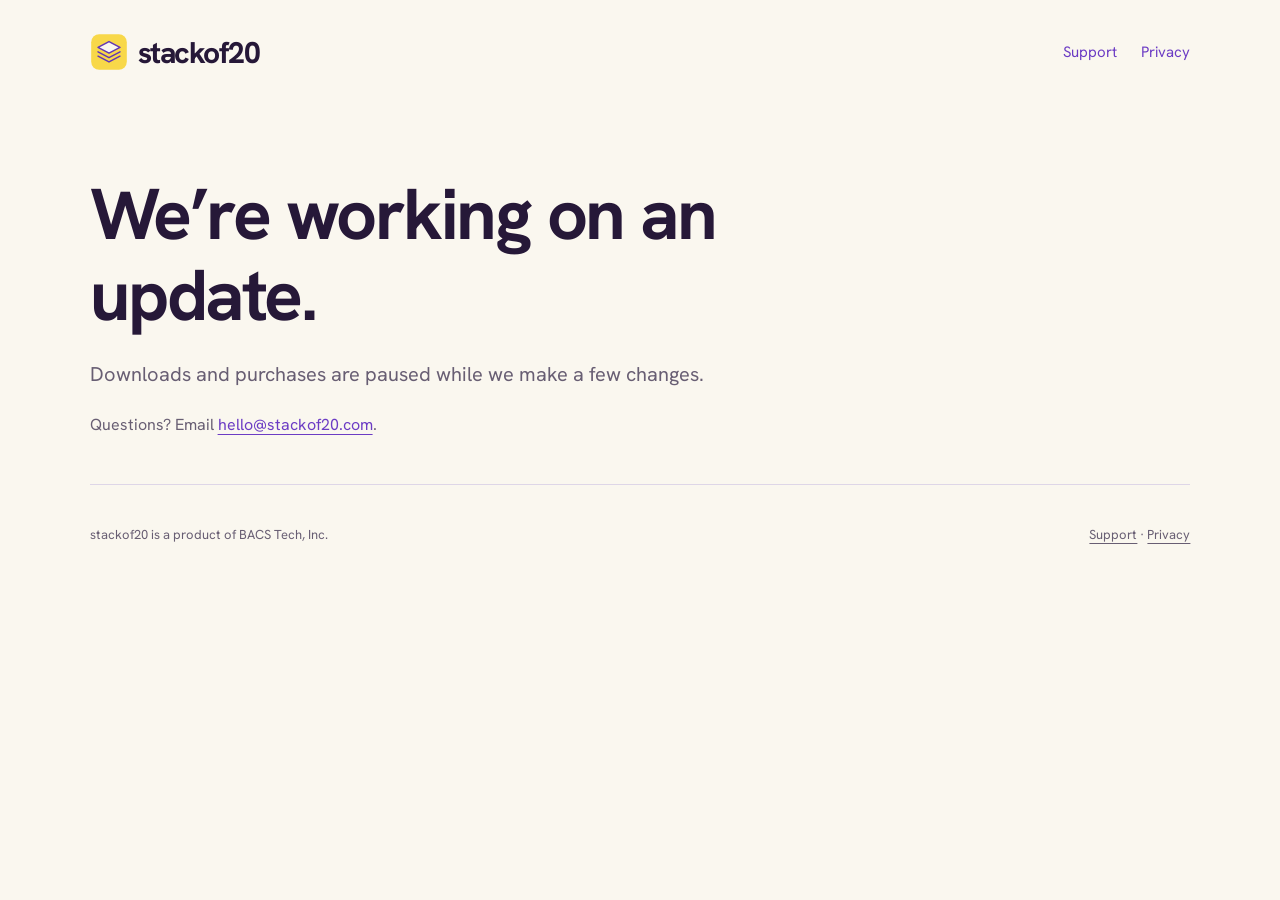
<file: index.html>
<!doctype html>
<html lang="en"><head><meta charset="utf-8"><meta name="viewport" content="width=device-width,initial-scale=1"><title>stackof20 | Small steps. A lighter inbox.</title><meta name="description" content="Work through Apple Mail in small stacks. Try every feature free for 14 days, then buy stackof20 v1 for $5 USD. One purchase covers three personal Macs."><link rel="icon" type="image/svg+xml" href="assets/stackof20-icon.svg"><link rel="stylesheet" href="styles.css?v=launch19"></head><body><main><nav><a class="wordmark" href="/"><img class="brand-icon" src="assets/stackof20-icon.svg" alt="">stackof20</a><div class="nav-links"><a href="support.html">Support</a><a href="privacy.html">Privacy</a></div></nav><section class="page-header"><h1>We’re working on an update.</h1><p class="lead">Downloads and purchases are paused while we make a few changes.</p><p>Questions? Email <a href="mailto:hello@stackof20.com">hello@stackof20.com</a>.</p></section><footer><p>stackof20 is a product of BACS Tech, Inc.</p><p><a href="support.html">Support</a> · <a href="privacy.html">Privacy</a></p></footer></main></body></html>
</file>
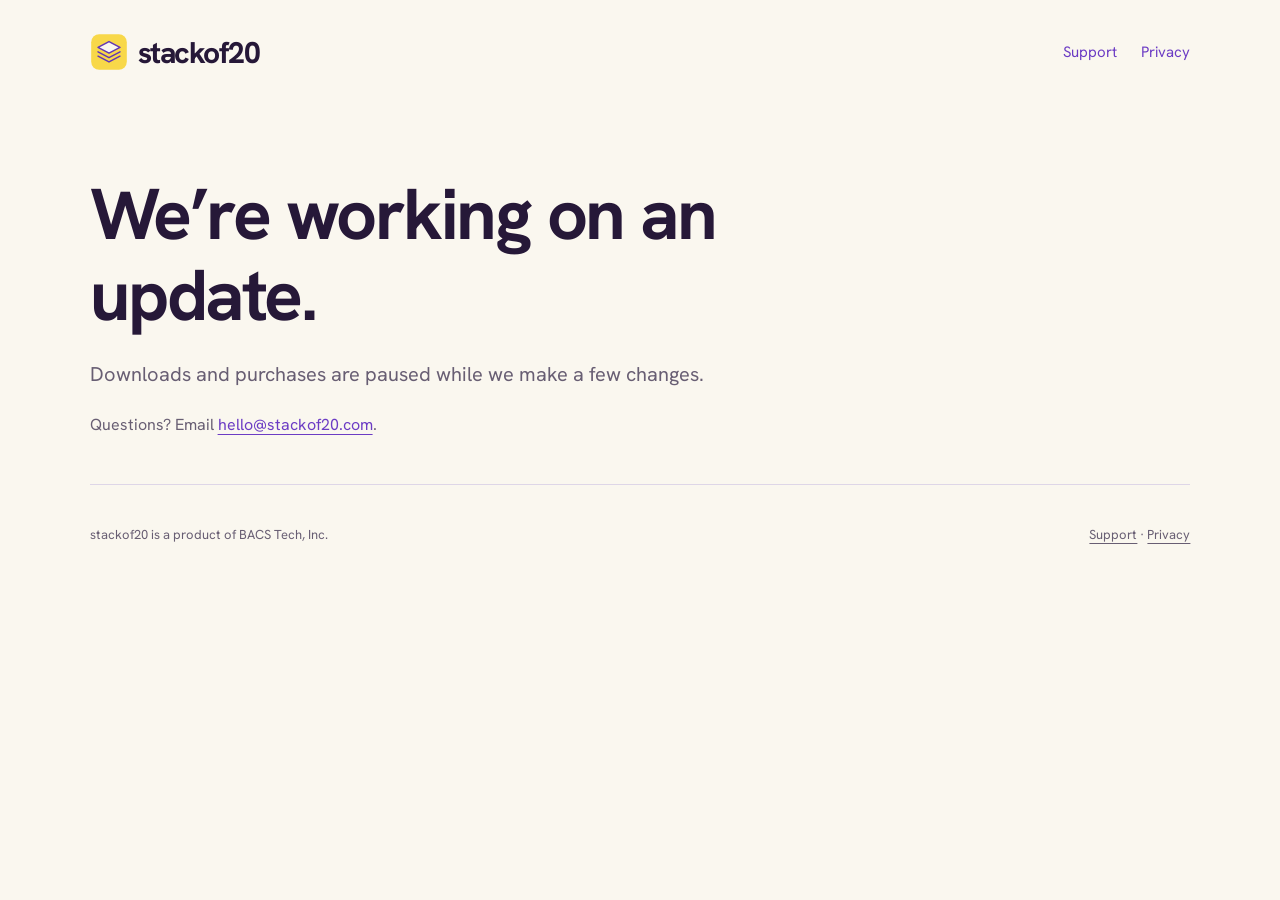
<file: guide.html>
<!doctype html>
<html lang="en"><head><meta charset="utf-8"><meta name="viewport" content="width=device-width,initial-scale=1"><title>stackof20 | User guide</title><meta name="description" content="Learn stackof20’s email actions, completed count, snoozed review, replies, iCloud settings, and keyboard shortcuts."><link rel="icon" type="image/svg+xml" href="assets/stackof20-icon.svg"><link rel="stylesheet" href="styles.css?v=launch19"></head><body><main><nav><a class="wordmark" href="/"><img class="brand-icon" src="assets/stackof20-icon.svg" alt="">stackof20</a><div class="nav-links"><a href="support.html">Support</a><a href="privacy.html">Privacy</a></div></nav><section class="page-header"><h1>We’re working on an update.</h1><p class="lead">Downloads and purchases are paused while we make a few changes.</p><p>Questions? Email <a href="mailto:hello@stackof20.com">hello@stackof20.com</a>.</p></section><footer><p>stackof20 is a product of BACS Tech, Inc.</p><p><a href="support.html">Support</a> · <a href="privacy.html">Privacy</a></p></footer></main></body></html>
</file>
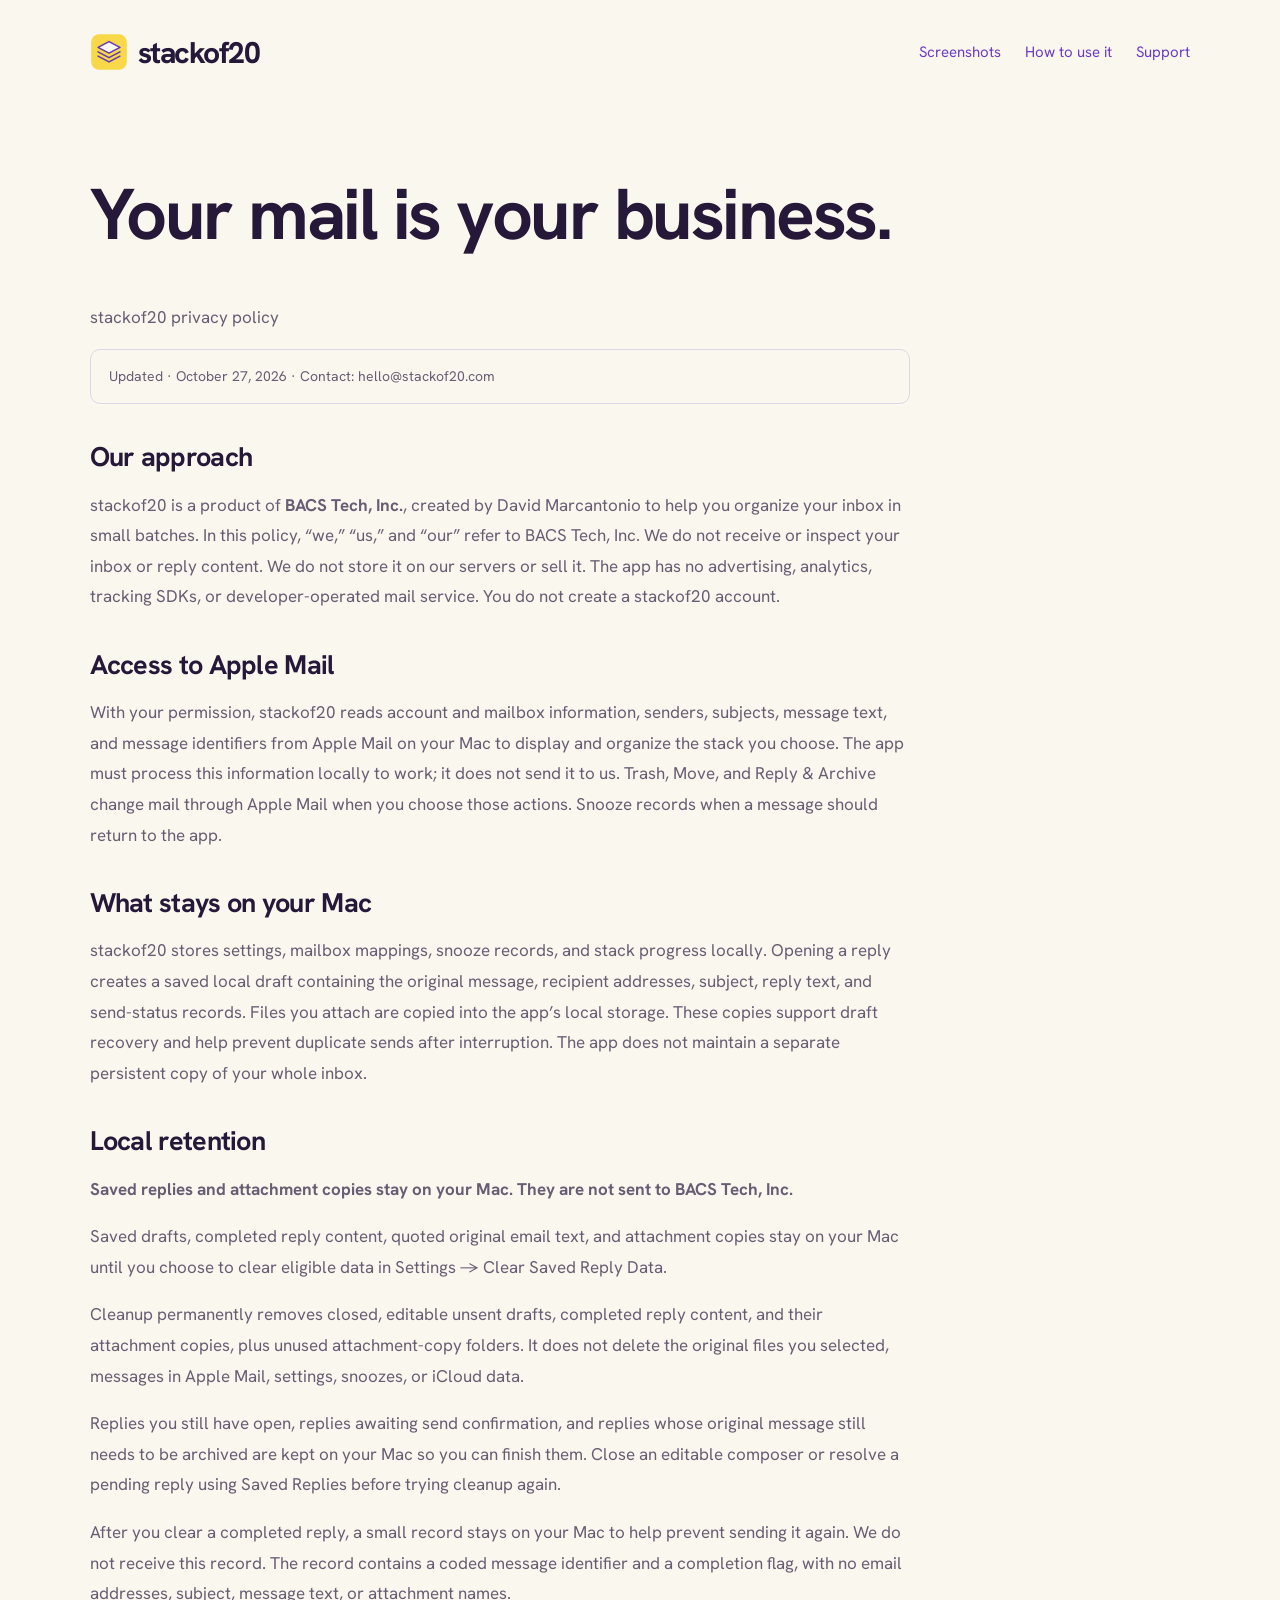
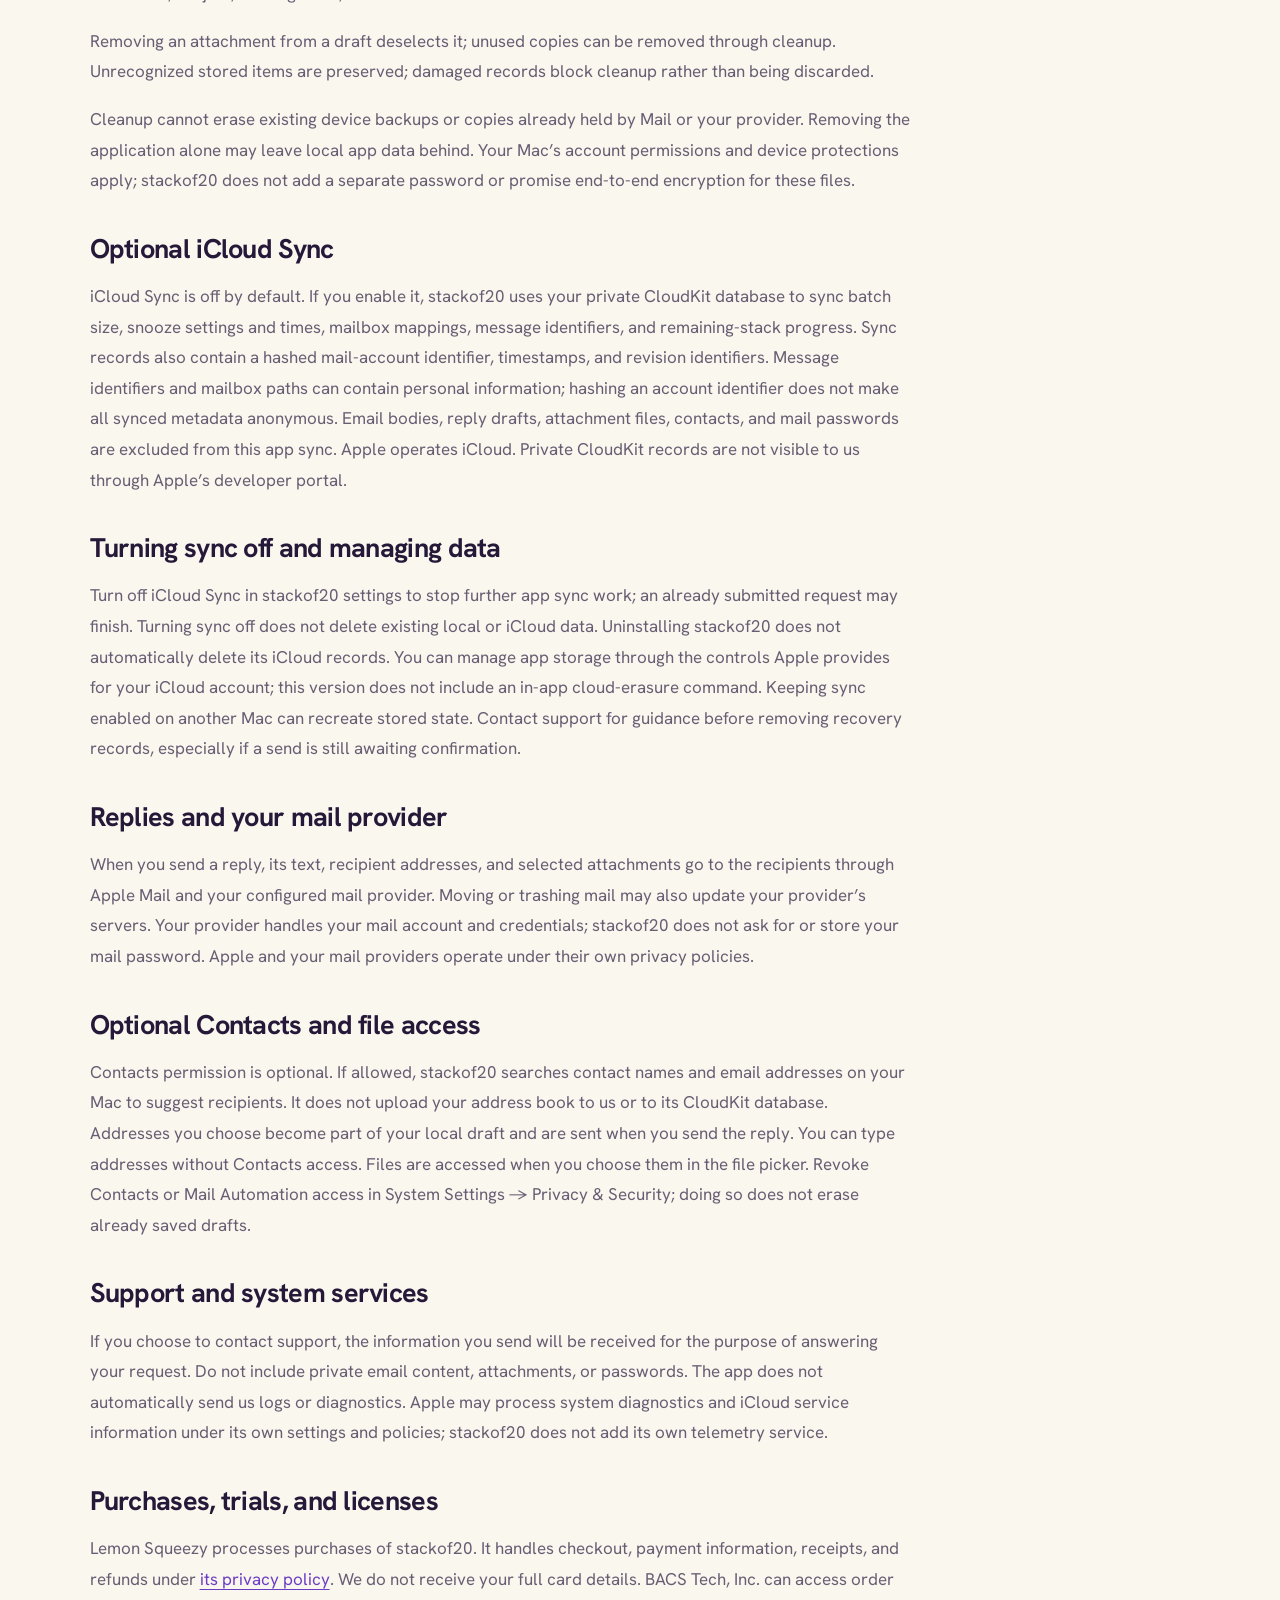
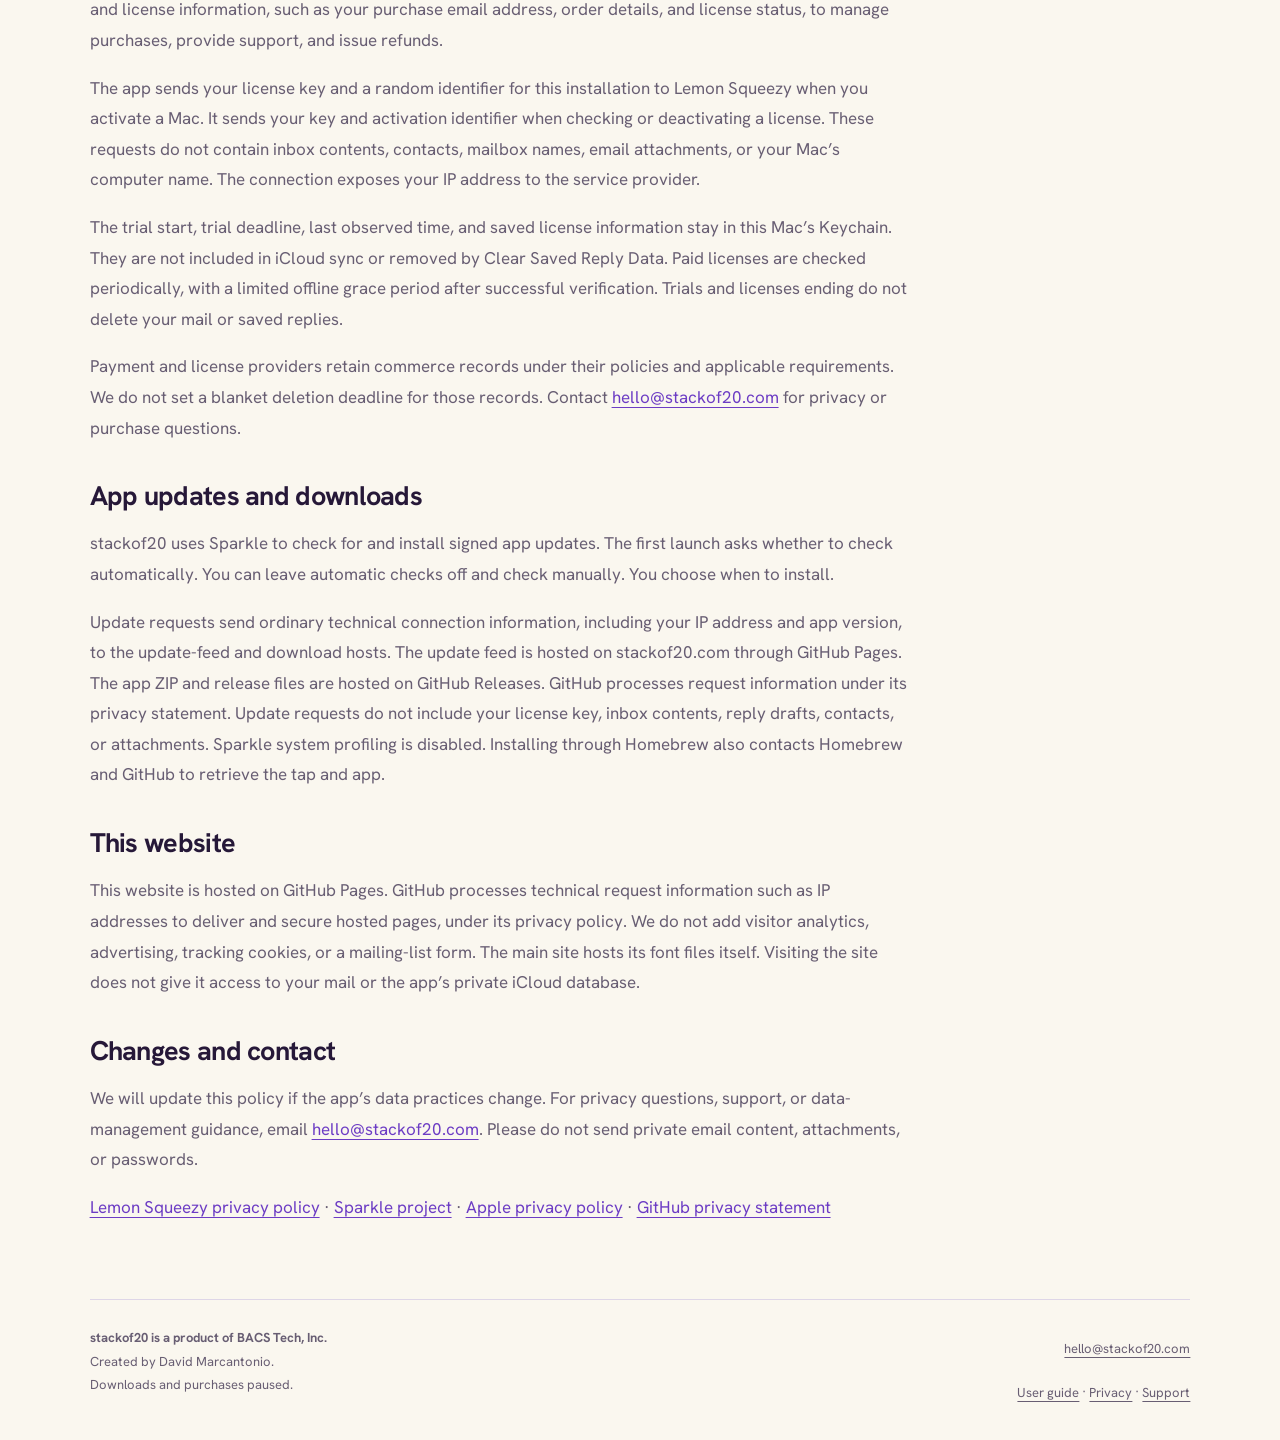
<file: privacy.html>
<!doctype html>
<html lang="en"><head><meta charset="utf-8"><meta name="viewport" content="width=device-width,initial-scale=1"><title>stackof20 | Privacy</title><meta name="description" content="How stackof20 handles local data, iCloud sync, Lemon Squeezy purchases, Sparkle updates, and GitHub hosting."><link rel="icon" href="assets/stackof20-icon.svg"><link rel="stylesheet" href="styles.css?v=launch19"></head><body><main><a class="skip-link" href="#content">Skip to content</a><nav aria-label="Main navigation"><a class="wordmark" href="/"><img class="brand-icon" src="assets/stackof20-icon.svg" alt="">stackof20</a><div class="nav-links"><a href="index.html#screenshots">Screenshots</a><a href="guide.html">How to use it</a><a href="support.html">Support</a></div></nav><div class="policy-content"><header class="page-header" id="content"><h1>Your mail is your business.</h1></header><p>stackof20 privacy policy</p><p class="status">Updated · October 27, 2026 · Contact: hello@stackof20.com</p><section><h2>Our approach</h2><p>stackof20 is a product of <strong>BACS Tech, Inc.</strong>, created by David Marcantonio to help you organize your inbox in small batches. In this policy, “we,” “us,” and “our” refer to BACS Tech, Inc. We do not receive or inspect your inbox or reply content. We do not store it on our servers or sell it. The app has no advertising, analytics, tracking SDKs, or developer-operated mail service. You do not create a stackof20 account.</p></section><section><h2>Access to Apple Mail</h2><p>With your permission, stackof20 reads account and mailbox information, senders, subjects, message text, and message identifiers from Apple Mail on your Mac to display and organize the stack you choose. The app must process this information locally to work; it does not send it to us. Trash, Move, and Reply &amp; Archive change mail through Apple Mail when you choose those actions. Snooze records when a message should return to the app.</p></section><section><h2>What stays on your Mac</h2><p>stackof20 stores settings, mailbox mappings, snooze records, and stack progress locally. Opening a reply creates a saved local draft containing the original message, recipient addresses, subject, reply text, and send-status records. Files you attach are copied into the app’s local storage. These copies support draft recovery and help prevent duplicate sends after interruption. The app does not maintain a separate persistent copy of your whole inbox.</p></section><section><h2>Local retention</h2><p><strong>Saved replies and attachment copies stay on your Mac. They are not sent to BACS Tech, Inc.</strong></p><p>Saved drafts, completed reply content, quoted original email text, and attachment copies stay on your Mac until you choose to clear eligible data in Settings → Clear Saved Reply Data.</p><p>Cleanup permanently removes closed, editable unsent drafts, completed reply content, and their attachment copies, plus unused attachment-copy folders. It does not delete the original files you selected, messages in Apple Mail, settings, snoozes, or iCloud data.</p><p>Replies you still have open, replies awaiting send confirmation, and replies whose original message still needs to be archived are kept on your Mac so you can finish them. Close an editable composer or resolve a pending reply using Saved Replies before trying cleanup again.</p><p>After you clear a completed reply, a small record stays on your Mac to help prevent sending it again. We do not receive this record. The record contains a coded message identifier and a completion flag, with no email addresses, subject, message text, or attachment names.</p><p>Removing an attachment from a draft deselects it; unused copies can be removed through cleanup. Unrecognized stored items are preserved; damaged records block cleanup rather than being discarded.</p><p>Cleanup cannot erase existing device backups or copies already held by Mail or your provider. Removing the application alone may leave local app data behind. Your Mac’s account permissions and device protections apply; stackof20 does not add a separate password or promise end-to-end encryption for these files.</p></section><section><h2>Optional iCloud Sync</h2><p>iCloud Sync is off by default. If you enable it, stackof20 uses your private CloudKit database to sync batch size, snooze settings and times, mailbox mappings, message identifiers, and remaining-stack progress. Sync records also contain a hashed mail-account identifier, timestamps, and revision identifiers. Message identifiers and mailbox paths can contain personal information; hashing an account identifier does not make all synced metadata anonymous. Email bodies, reply drafts, attachment files, contacts, and mail passwords are excluded from this app sync. Apple operates iCloud. Private CloudKit records are not visible to us through Apple’s developer portal.</p></section><section><h2>Turning sync off and managing data</h2><p>Turn off iCloud Sync in stackof20 settings to stop further app sync work; an already submitted request may finish. Turning sync off does not delete existing local or iCloud data. Uninstalling stackof20 does not automatically delete its iCloud records. You can manage app storage through the controls Apple provides for your iCloud account; this version does not include an in-app cloud-erasure command. Keeping sync enabled on another Mac can recreate stored state. Contact support for guidance before removing recovery records, especially if a send is still awaiting confirmation.</p></section><section><h2>Replies and your mail provider</h2><p>When you send a reply, its text, recipient addresses, and selected attachments go to the recipients through Apple Mail and your configured mail provider. Moving or trashing mail may also update your provider’s servers. Your provider handles your mail account and credentials; stackof20 does not ask for or store your mail password. Apple and your mail providers operate under their own privacy policies.</p></section><section><h2>Optional Contacts and file access</h2><p>Contacts permission is optional. If allowed, stackof20 searches contact names and email addresses on your Mac to suggest recipients. It does not upload your address book to us or to its CloudKit database. Addresses you choose become part of your local draft and are sent when you send the reply. You can type addresses without Contacts access. Files are accessed when you choose them in the file picker. Revoke Contacts or Mail Automation access in System Settings → Privacy &amp; Security; doing so does not erase already saved drafts.</p></section><section><h2>Support and system services</h2><p>If you choose to contact support, the information you send will be received for the purpose of answering your request. Do not include private email content, attachments, or passwords. The app does not automatically send us logs or diagnostics. Apple may process system diagnostics and iCloud service information under its own settings and policies; stackof20 does not add its own telemetry service.</p></section><section><h2>Purchases, trials, and licenses</h2><p>Lemon Squeezy processes purchases of stackof20. It handles checkout, payment information, receipts, and refunds under <a href="https://www.lemonsqueezy.com/privacy">its privacy policy</a>. We do not receive your full card details. BACS Tech, Inc. can access order and license information, such as your purchase email address, order details, and license status, to manage purchases, provide support, and issue refunds.</p><p>The app sends your license key and a random identifier for this installation to Lemon Squeezy when you activate a Mac. It sends your key and activation identifier when checking or deactivating a license. These requests do not contain inbox contents, contacts, mailbox names, email attachments, or your Mac’s computer name. The connection exposes your IP address to the service provider.</p><p>The trial start, trial deadline, last observed time, and saved license information stay in this Mac’s Keychain. They are not included in iCloud sync or removed by Clear Saved Reply Data. Paid licenses are checked periodically, with a limited offline grace period after successful verification. Trials and licenses ending do not delete your mail or saved replies.</p><p>Payment and license providers retain commerce records under their policies and applicable requirements. We do not set a blanket deletion deadline for those records. Contact <a href="mailto:hello@stackof20.com">hello@stackof20.com</a> for privacy or purchase questions.</p></section><section><h2>App updates and downloads</h2><p>stackof20 uses Sparkle to check for and install signed app updates. The first launch asks whether to check automatically. You can leave automatic checks off and check manually. You choose when to install.</p><p>Update requests send ordinary technical connection information, including your IP address and app version, to the update-feed and download hosts. The update feed is hosted on stackof20.com through GitHub Pages. The app ZIP and release files are hosted on GitHub Releases. GitHub processes request information under its privacy statement. Update requests do not include your license key, inbox contents, reply drafts, contacts, or attachments. Sparkle system profiling is disabled. Installing through Homebrew also contacts Homebrew and GitHub to retrieve the tap and app.</p></section><section><h2>This website</h2><p>This website is hosted on GitHub Pages. GitHub processes technical request information such as IP addresses to deliver and secure hosted pages, under its privacy policy. We do not add visitor analytics, advertising, tracking cookies, or a mailing-list form. The main site hosts its font files itself. Visiting the site does not give it access to your mail or the app’s private iCloud database.</p></section><section><h2>Changes and contact</h2><p>We will update this policy if the app’s data practices change. For privacy questions, support, or data-management guidance, email <a href="mailto:hello@stackof20.com">hello@stackof20.com</a>. Please do not send private email content, attachments, or passwords.</p></section><p><a href="https://www.lemonsqueezy.com/privacy">Lemon Squeezy privacy policy</a> · <a href="https://sparkle-project.org/">Sparkle project</a> · <a href="https://www.apple.com/legal/privacy/">Apple privacy policy</a> · <a href="https://docs.github.com/en/site-policy/privacy-policies/github-general-privacy-statement">GitHub privacy statement</a></p></div><footer><div><strong>stackof20 is a product of BACS Tech, Inc.</strong><br>Created by David Marcantonio.<br>Downloads and purchases paused.</div><div class="footer-links"><a href="mailto:hello@stackof20.com">hello@stackof20.com</a><br><a href="guide.html">User guide</a> · <a href="privacy.html">Privacy</a> · <a href="support.html">Support</a></div></footer></main></body></html>
</file>
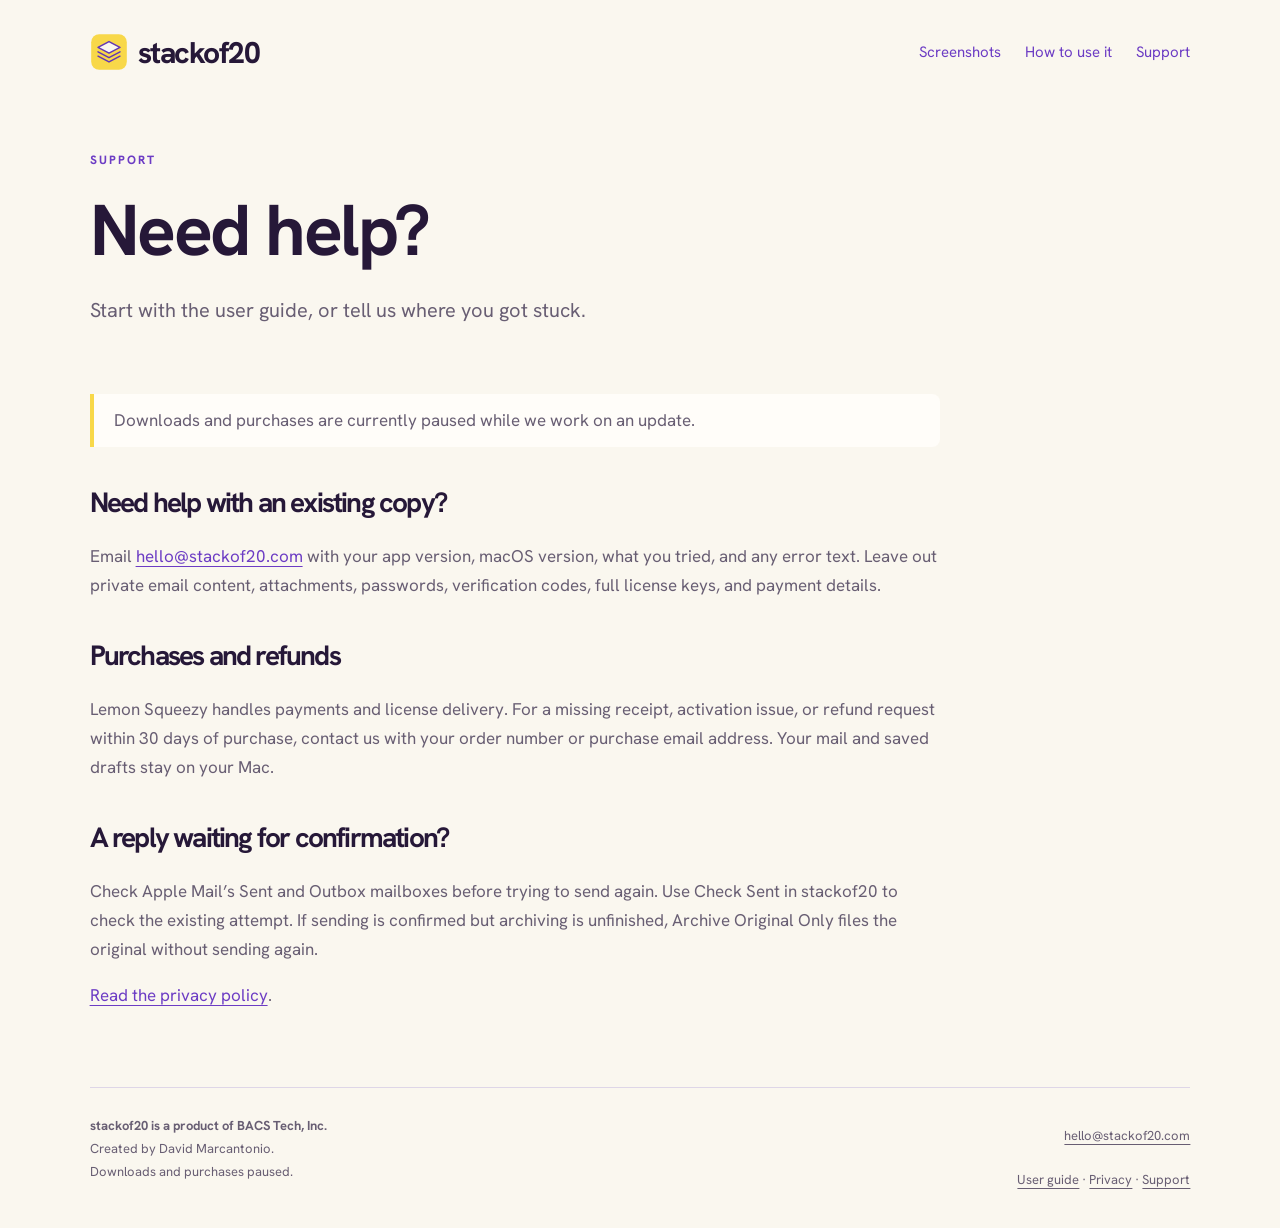
<file: support.html>
<!doctype html>
<html lang="en"><head><meta charset="utf-8"><meta name="viewport" content="width=device-width,initial-scale=1"><title>stackof20 | Support</title><meta name="description" content="Get help with stackof20, find the user guide, and contact BACS Tech, Inc. at hello@stackof20.com."><link rel="icon" type="image/svg+xml" href="assets/stackof20-icon.svg"><link rel="stylesheet" href="styles.css?v=launch19"></head><body><main><a class="skip-link" href="#content">Skip to content</a><nav aria-label="Main navigation"><a class="wordmark" href="/"><img class="brand-icon" src="assets/stackof20-icon.svg" alt="">stackof20</a><div class="nav-links"><a href="index.html#screenshots">Screenshots</a><a href="guide.html">How to use it</a><a href="support.html">Support</a></div></nav><header class="page-header" id="content"><div class="eyebrow">Support</div><h1>Need help?</h1><p class="lead">Start with the user guide, or tell us where you got stuck.</p></header><div class="support-content"><p class="note">Downloads and purchases are currently paused while we work on an update.</p><section><h2>Need help with an existing copy?</h2><p>Email <a href="mailto:hello@stackof20.com">hello@stackof20.com</a> with your app version, macOS version, what you tried, and any error text. Leave out private email content, attachments, passwords, verification codes, full license keys, and payment details.</p></section><section><h2>Purchases and refunds</h2><p>Lemon Squeezy handles payments and license delivery. For a missing receipt, activation issue, or refund request within 30 days of purchase, contact us with your order number or purchase email address. Your mail and saved drafts stay on your Mac.</p></section><section><h2>A reply waiting for confirmation?</h2><p>Check Apple Mail’s Sent and Outbox mailboxes before trying to send again. Use Check Sent in stackof20 to check the existing attempt. If sending is confirmed but archiving is unfinished, Archive Original Only files the original without sending again.</p></section><p><a href="privacy.html">Read the privacy policy</a>.</p></div><footer><div><strong>stackof20 is a product of BACS Tech, Inc.</strong><br>Created by David Marcantonio.<br>Downloads and purchases paused.</div><div class="footer-links"><a href="mailto:hello@stackof20.com">hello@stackof20.com</a><br><a href="guide.html">User guide</a> · <a href="privacy.html">Privacy</a> · <a href="support.html">Support</a></div></footer></main></body></html>
</file>
<file: styles.css>
@font-face{font-family:Hanken;src:url('assets/fonts/HankenGrotesk.ttf') format('truetype');font-weight:100 900;font-display:swap}
:root{--paper:#faf7ef;--ink:#261838;--accent:#6c3cc4;--pop:#f8d849;--muted:#685e73;--line:#ded6e7}*{box-sizing:border-box}html{scroll-behavior:smooth;scroll-padding-top:24px}body{margin:0;background:var(--paper);color:var(--ink);font-family:Hanken,system-ui,sans-serif}main{max-width:1440px;margin:auto;padding:0 7%}a{color:var(--accent);text-underline-offset:4px}button{font:inherit;cursor:pointer}a:focus-visible,button:focus-visible,summary:focus-visible{outline:3px solid var(--accent);outline-offset:5px}nav{display:flex;justify-content:space-between;align-items:center;gap:24px;padding:30px 0}.wordmark{display:flex;align-items:center;gap:10px;font-size:30px;font-weight:750;letter-spacing:-1.5px;color:var(--ink);text-decoration:none;white-space:nowrap}.brand-icon{width:38px;height:38px}.nav-links{display:flex;gap:24px;align-items:center;font-size:15px}.nav-links a{text-decoration:none}.nav-links a:hover{text-decoration:underline}.eyebrow{text-transform:uppercase;letter-spacing:2px;color:var(--accent);font-size:12px;font-weight:750}h1,h2,h3{line-height:1.12}h1{font-size:clamp(54px,7vw,94px);letter-spacing:-4px;margin:22px 0}h1 em{color:var(--accent);font-style:normal}h2{font-size:clamp(32px,4vw,46px);letter-spacing:-1.8px;margin:12px 0 24px}h3{font-size:23px;letter-spacing:-.5px;margin:0 0 12px}p,li,dd{line-height:1.7}p{color:var(--muted)}.hero{display:grid;grid-template-columns:.9fr 1.25fr;gap:6%;align-items:center;padding:54px 0 80px}.lead{font-size:20px;max-width:510px}.cta{display:inline-block;background:var(--accent);color:white;border:0;border-radius:10px;padding:16px 22px;font-weight:700;text-decoration:none}.fine{font-size:13px}.hero-shot{margin:0;min-width:0}.hero-shot>a{display:block;background:var(--pop);padding:13px;border-radius:20px;box-shadow:0 24px 50px #27163c15}.hero-shot img{width:100%;height:auto;display:block;border-radius:10px}.hero-shot figcaption{font-size:12px;text-align:center;color:var(--muted);margin-top:20px}.strip{border-block:1px solid var(--line);padding:22px 0;display:flex;justify-content:space-between;gap:20px;font-size:14px}.section{padding:72px 0}.section-intro{max-width:720px}.steps,.cards{display:grid;grid-template-columns:repeat(3,minmax(0,1fr));gap:32px}.steps article{padding-top:20px}.number{font-size:13px;color:var(--accent);display:block;margin-bottom:18px}.gallery{display:grid;grid-template-columns:repeat(2,minmax(0,1fr));gap:28px}.screenshot{margin:0;border:1px solid var(--line);background:#fffdf9;border-radius:16px;overflow:hidden}.screenshot>a{display:block;background:var(--paper)}.screenshot img{display:block;width:100%;height:auto}.screenshot figcaption{padding:24px}.screenshot p{margin-bottom:0}.screenshot .image-link{font-size:13px;display:inline-block;margin-top:12px}.note{border-left:4px solid var(--pop);padding:12px 20px;background:#fffdf9;border-radius:0 8px 8px 0}.action-card{border-top:2px solid var(--line);padding-top:22px}.finish{text-align:center;padding:60px 0}.finish h2{margin-bottom:12px}footer{border-top:1px solid var(--line);display:flex;justify-content:space-between;gap:20px;flex-wrap:wrap;padding:26px 0;font-size:13px;line-height:1.8;color:var(--muted)}footer a{color:inherit}.footer-links{text-align:right}.skip-link{position:absolute;left:16px;top:-100px;padding:12px;background:white;z-index:5}.skip-link:focus{top:10px}.page-header{padding:48px 0 30px;max-width:820px}.page-header h1{font-size:clamp(44px,6vw,72px);letter-spacing:-2.5px}.page-header .lead{max-width:none}.toc{display:flex;gap:12px 24px;flex-wrap:wrap;padding:20px 0;border-block:1px solid var(--line)}.guide-section{padding:56px 0;border-bottom:1px solid var(--line)}.guide-content{max-width:800px}.guide-section h2{font-size:34px}.guide-section h3{margin-top:30px}.guide-section p,.guide-section li{font-size:17px}.guide-section li{margin-bottom:10px;color:var(--muted)}.guide-section .screenshot{max-width:1000px;margin-top:30px}.guide-section .screenshot figcaption{font-size:14px;color:var(--muted);padding:16px 20px}dl{display:grid;grid-template-columns:190px 1fr;gap:18px 28px;margin:28px 0}dt{font-weight:750;line-height:1.7}dd{margin:0;color:var(--muted)}.table-scroll{overflow-x:auto}table{border-collapse:collapse;width:100%;max-width:800px}th,td{padding:15px 10px;text-align:left;border-bottom:1px solid var(--line)}th{font-size:14px;color:var(--muted)}kbd{font:inherit;font-size:14px;border:1px solid var(--line);border-bottom-width:3px;border-radius:5px;background:white;padding:3px 7px;white-space:nowrap}details{border-bottom:1px solid var(--line);padding:22px 0;max-width:850px}summary{font-size:20px;font-weight:650;cursor:pointer;line-height:1.4}details p{margin-bottom:0}.support-content{max-width:850px;padding-bottom:60px}.support-content h2{font-size:28px;margin-top:40px}.support-content p{font-size:17px}.support-card{border:1px solid var(--line);border-radius:14px;padding:26px;margin:28px 0}.notice{max-width:460px}
@media(max-width:900px){.hero{grid-template-columns:1fr;gap:38px;padding-top:25px}.hero-shot{max-width:760px}.hero-shot>a{transform:none}.steps{gap:24px}.cards{grid-template-columns:repeat(2,minmax(0,1fr))}}
@media(max-width:620px){main{padding:0 6%}nav{align-items:flex-start;flex-direction:column;gap:18px;padding:24px 0}.nav-links{gap:22px;flex-wrap:wrap}.wordmark{font-size:28px}h1{letter-spacing:-2.5px}.strip{flex-direction:column;gap:10px}.steps,.cards,.gallery{grid-template-columns:1fr}.section{padding:48px 0}.gallery{gap:24px}.screenshot figcaption{padding:20px}.footer-links{text-align:left}.guide-section{padding:40px 0}dl{grid-template-columns:1fr;gap:8px}dd{margin-bottom:16px}.page-header{padding-top:25px}.toc{gap:14px 22px}.guide-section h2{font-size:30px}}
@media(prefers-reduced-motion:reduce){html{scroll-behavior:auto}}

/* Shared reading and touch layouts, including the full privacy policy. */
body{font-size:16px;-webkit-text-size-adjust:100%}p,li,dd,dt,a{overflow-wrap:break-word}img{max-width:100%}.nav-links a{display:inline-flex;align-items:center;min-height:44px}.image-link{min-height:44px;align-content:center}summary{min-height:44px;align-content:center}main>*{min-width:0}.hero>*,.steps>*,.cards>*,.gallery>*{min-width:0}.toc a{display:inline-flex;align-items:center;min-height:44px}.policy-content{max-width:820px;padding-bottom:60px}.policy-content .page-header{padding-bottom:8px}.policy-content h2{font-size:27px;letter-spacing:-.7px;margin:38px 0 14px}.policy-content p{font-size:17px;line-height:1.8}.policy-content .status{padding:14px 18px;border:1px solid var(--line);border-radius:10px;font-size:14px}.policy-content a,.status{overflow-wrap:anywhere}.footer-links a{display:inline-flex;align-items:center;min-height:44px}.support-card{overflow-wrap:anywhere}
@media(max-width:780px){.steps{grid-template-columns:1fr;gap:18px}.cards{grid-template-columns:1fr}.section{padding:48px 0}.steps article{padding-top:8px}}
@media(max-width:620px){main{padding:0 20px}nav{gap:10px;padding:20px 0 12px}.nav-links{width:100%;justify-content:space-between;gap:8px;font-size:15px}.hero{padding:22px 0 42px;gap:26px}h1{font-size:clamp(42px,12vw,54px);letter-spacing:-2px;line-height:1.06}.lead{font-size:18px;line-height:1.65}.eyebrow{letter-spacing:1.4px;font-size:11px}.cta{min-height:48px;padding:14px 18px}.hero-shot>a{padding:8px;border-radius:14px}.hero-shot img{border-radius:7px}.gallery{gap:22px}.screenshot figcaption{padding:20px}.screenshot h3{font-size:22px}.screenshot p{font-size:16px}.section{padding:38px 0}h2{line-height:1.16;letter-spacing:-1px}.guide-section h2{font-size:29px}.guide-section p,.guide-section li,.policy-content p{font-size:16px;line-height:1.75}.guide-section ol{padding-left:24px}.page-header h1{font-size:clamp(39px,11vw,52px);letter-spacing:-1.5px}.page-header{padding-bottom:20px}.toc{gap:6px 10px;padding:14px 0}.toc a{padding:7px 10px;border:1px solid var(--line);border-radius:8px;font-size:14px;text-decoration:none}.guide-section{padding:32px 0}.note{padding:12px 15px}.support-card{padding:20px}.support-content p{font-size:16px}.policy-content h2{font-size:25px;line-height:1.2}.policy-content .status{padding:12px 14px}.finish{padding:38px 0}footer{padding:22px 0;gap:10px}.footer-links{text-align:left;width:100%}.strip{font-size:14px}.table-scroll{max-width:100%}th,td{padding:14px 5px}details{padding:18px 0}summary{font-size:18px}.guide-section .screenshot figcaption{padding:16px}}
@media(max-width:380px){main{padding:0 16px}.nav-links{font-size:14px;gap:4px}.hero h1{font-size:42px}.cta{width:100%;text-align:center}.wordmark{font-size:27px}.guide-section h2{font-size:27px}}

.release-info{font-size:14px;color:var(--muted)}
.install-section{border-bottom:1px solid var(--line)}
.install-command{max-width:100%;border:1px solid var(--line);border-radius:12px;background:#fffdf9;overflow:hidden}
.install-command pre{margin:0;padding:20px;overflow-x:auto;max-width:100%;font-size:14px;line-height:1.6}
.install-command code{font-family:ui-monospace,SFMono-Regular,Menlo,monospace;white-space:pre}
.copy-command{margin:0 20px 16px;padding:10px 14px;min-height:44px;border:1px solid var(--accent);border-radius:8px;background:var(--paper);color:var(--accent);font-weight:650}
</file>
